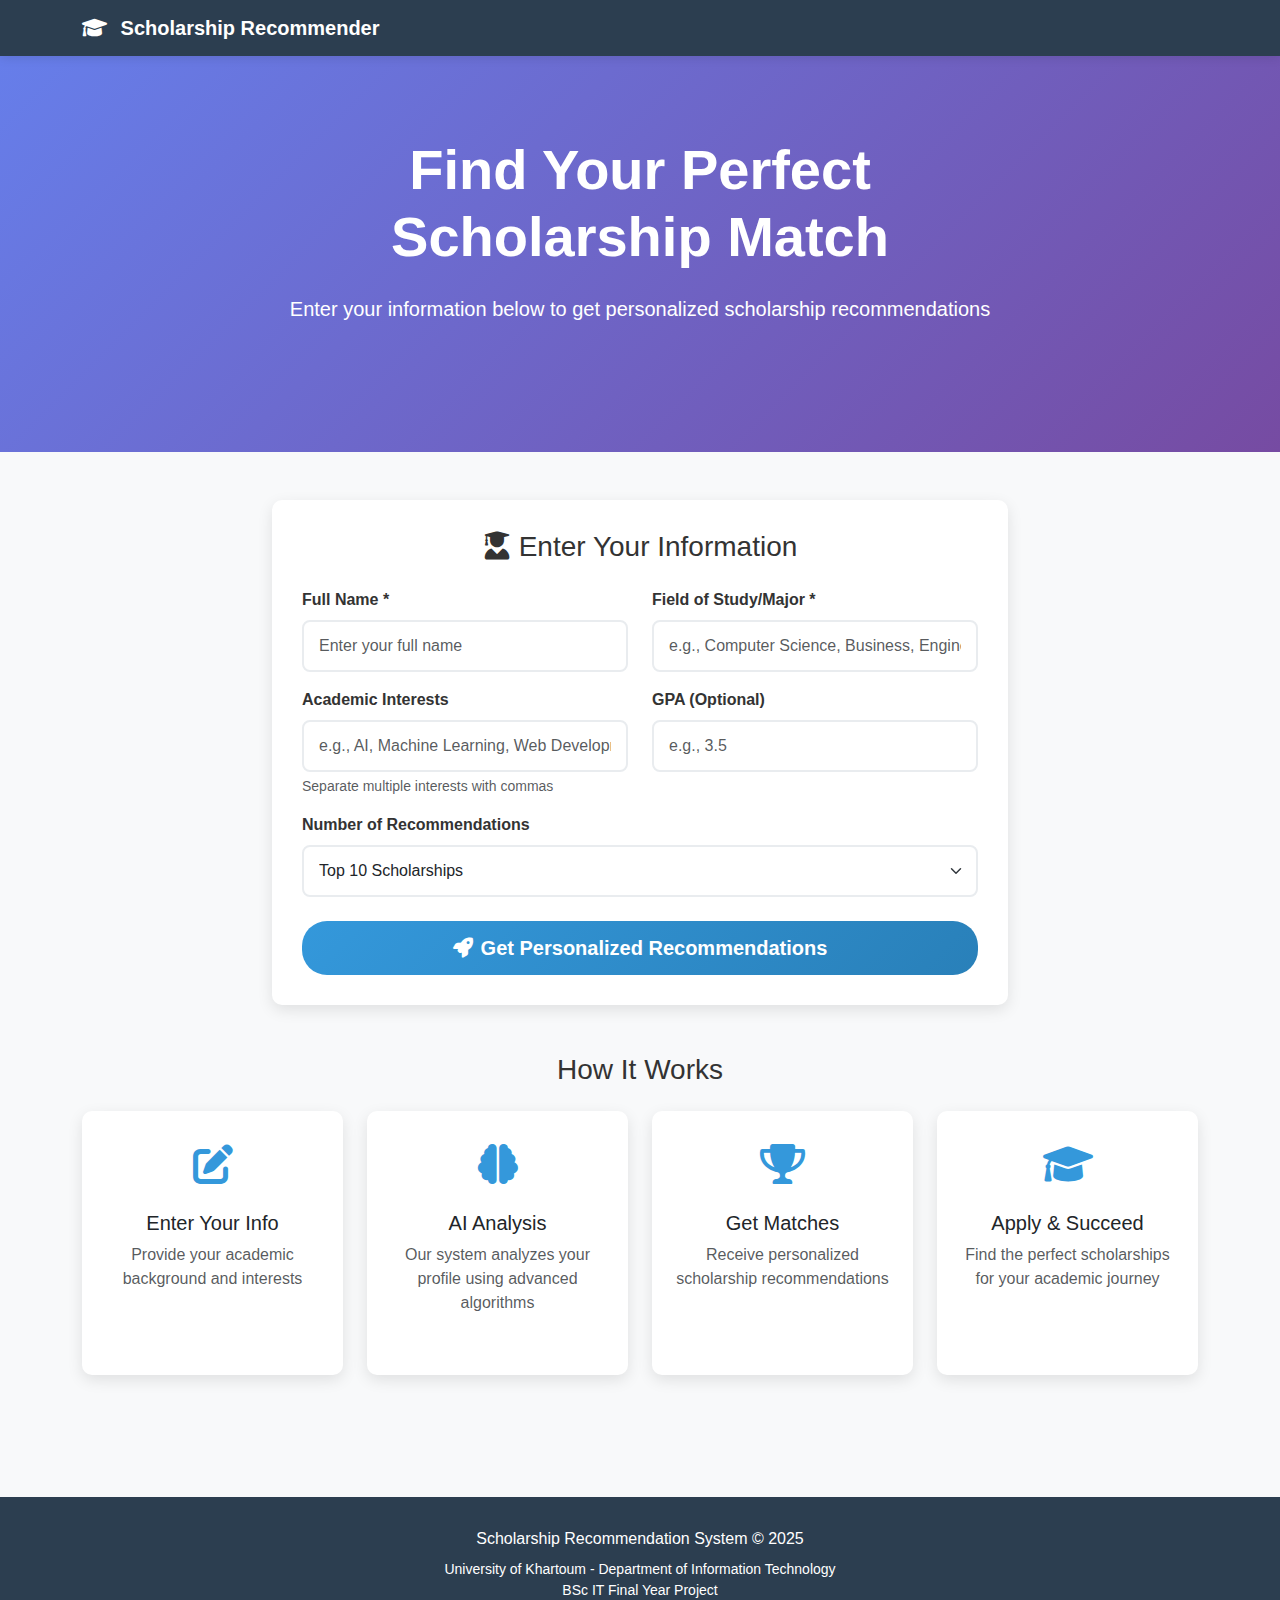
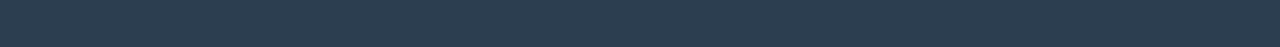
<file: web_app/templates/index.html>
<!DOCTYPE html>
<html lang="en">
<head>
    <meta charset="UTF-8">
    <meta name="viewport" content="width=device-width, initial-scale=1.0">
    <title>Scholarship Recommendation System</title>
    <link href="https://cdn.jsdelivr.net/npm/bootstrap@5.1.3/dist/css/bootstrap.min.css" rel="stylesheet">
    <link href="https://cdnjs.cloudflare.com/ajax/libs/font-awesome/6.0.0/css/all.min.css" rel="stylesheet">
    <style>
        :root {
            --primary: #2c3e50;
            --secondary: #3498db;
            --accent: #e74c3c;
            --light: #ecf0f1;
            --dark: #2c3e50;
        }
        
        body {
            font-family: 'Segoe UI', Tahoma, Geneva, Verdana, sans-serif;
            background-color: #f8f9fa;
            color: #333;
        }
        
        .navbar {
            background: linear-gradient(135deg, var(--primary), var(--dark));
            box-shadow: 0 2px 10px rgba(0,0,0,0.1);
        }
        
        .hero-section {
            background: linear-gradient(135deg, #667eea 0%, #764ba2 100%);
            color: white;
            padding: 80px 0;
            text-align: center;
        }
        
        .card {
            border: none;
            border-radius: 10px;
            box-shadow: 0 5px 15px rgba(0,0,0,0.1);
            transition: transform 0.3s ease;
            margin-bottom: 20px;
        }
        
        .card:hover {
            transform: translateY(-5px);
        }
        
        .form-container {
            background: white;
            border-radius: 10px;
            padding: 30px;
            box-shadow: 0 5px 15px rgba(0,0,0,0.1);
        }
        
        .btn-primary {
            background: linear-gradient(135deg, var(--secondary), #2980b9);
            border: none;
            padding: 12px 30px;
            border-radius: 25px;
            font-weight: 600;
        }
        
        .btn-primary:hover {
            transform: translateY(-2px);
            box-shadow: 0 5px 15px rgba(52, 152, 219, 0.4);
        }
        
        .feature-icon {
            font-size: 2.5rem;
            color: var(--secondary);
            margin-bottom: 1rem;
        }
        
        .stat-number {
            font-size: 2.5rem;
            font-weight: bold;
            color: var(--secondary);
        }
        
        .form-control, .form-select {
            border-radius: 8px;
            border: 2px solid #e9ecef;
            padding: 12px 15px;
            font-size: 1rem;
            transition: all 0.3s ease;
        }
        
        .form-control:focus, .form-select:focus {
            border-color: var(--secondary);
            box-shadow: 0 0 0 0.2rem rgba(52, 152, 219, 0.25);
        }
        
        footer {
            background: var(--dark);
            color: white;
            padding: 30px 0;
            margin-top: 50px;
        }
    </style>
</head>
<body>
    <!-- Navigation -->
    <nav class="navbar navbar-expand-lg navbar-dark">
        <div class="container">
            <a class="navbar-brand fw-bold" href="#">
                <i class="fas fa-graduation-cap me-2"></i>
                Scholarship Recommender
            </a>
        </div>
    </nav>

    <!-- Hero Section -->
    <section class="hero-section">
        <div class="container">
            <div class="row justify-content-center">
                <div class="col-lg-8">
                    <h1 class="display-4 fw-bold mb-4">Find Your Perfect Scholarship Match</h1>
                    <p class="lead mb-5">Enter your information below to get personalized scholarship recommendations</p>
                </div>
            </div>
        </div>
    </section>

    <!-- Main Content -->
    <section class="py-5">
        <div class="container">
            <div class="row justify-content-center">
                <div class="col-lg-8">
                    <div class="form-container">
                        <h3 class="mb-4 text-center"><i class="fas fa-user-graduate me-2"></i>Enter Your Information</h3>
                        
                        <form method="POST" action="/recommend">
                            <div class="row">
                                <div class="col-md-6 mb-3">
                                    <label class="form-label fw-semibold">Full Name *</label>
                                    <input type="text" class="form-control" name="student_name" 
                                           placeholder="Enter your full name" required>
                                </div>
                                
                                <div class="col-md-6 mb-3">
                                    <label class="form-label fw-semibold">Field of Study/Major *</label>
                                    <input type="text" class="form-control" name="student_major" 
                                           placeholder="e.g., Computer Science, Business, Engineering" required>
                                </div>
                            </div>
                            
                            <div class="row">
                                <div class="col-md-6 mb-3">
                                    <label class="form-label fw-semibold">Academic Interests</label>
                                    <input type="text" class="form-control" name="student_interests" 
                                           placeholder="e.g., AI, Machine Learning, Web Development">
                                    <div class="form-text">Separate multiple interests with commas</div>
                                </div>
                                
                                <div class="col-md-6 mb-3">
                                    <label class="form-label fw-semibold">GPA (Optional)</label>
                                    <input type="number" class="form-control" name="student_gpa" 
                                           min="0" max="4.0" step="0.1" placeholder="e.g., 3.5">
                                </div>
                            </div>
                            
                            <div class="mb-4">
                                <label class="form-label fw-semibold">Number of Recommendations</label>
                                <select class="form-select" name="top_n">
                                    <option value="5">Top 5 Scholarships</option>
                                    <option value="10" selected>Top 10 Scholarships</option>
                                    <option value="15">Top 15 Scholarships</option>
                                </select>
                            </div>
                            
                            <button type="submit" class="btn btn-primary btn-lg w-100">
                                <i class="fas fa-rocket me-2"></i>Get Personalized Recommendations
                            </button>
                        </form>
                    </div>
                </div>
            </div>

            <!-- Features -->
            <div class="row mt-5">
                <div class="col-12">
                    <h3 class="text-center mb-4">How It Works</h3>
                </div>
                
                <div class="col-md-3 mb-4">
                    <div class="card text-center p-4 h-100">
                        <div class="feature-icon">
                            <i class="fas fa-edit"></i>
                        </div>
                        <h5>Enter Your Info</h5>
                        <p class="text-muted">Provide your academic background and interests</p>
                    </div>
                </div>
                
                <div class="col-md-3 mb-4">
                    <div class="card text-center p-4 h-100">
                        <div class="feature-icon">
                            <i class="fas fa-brain"></i>
                        </div>
                        <h5>AI Analysis</h5>
                        <p class="text-muted">Our system analyzes your profile using advanced algorithms</p>
                    </div>
                </div>
                
                <div class="col-md-3 mb-4">
                    <div class="card text-center p-4 h-100">
                        <div class="feature-icon">
                            <i class="fas fa-trophy"></i>
                        </div>
                        <h5>Get Matches</h5>
                        <p class="text-muted">Receive personalized scholarship recommendations</p>
                    </div>
                </div>
                
                <div class="col-md-3 mb-4">
                    <div class="card text-center p-4 h-100">
                        <div class="feature-icon">
                            <i class="fas fa-graduation-cap"></i>
                        </div>
                        <h5>Apply & Succeed</h5>
                        <p class="text-muted">Find the perfect scholarships for your academic journey</p>
                    </div>
                </div>
            </div>
        </div>
    </section>

    <!-- Footer -->
    <footer>
        <div class="container text-center">
            <p class="mb-2">Scholarship Recommendation System &copy; 2025</p>
            <p class="small mb-0">University of Khartoum - Department of Information Technology</p>
            <p class="small">BSc IT Final Year Project</p>
        </div>
    </footer>

    <script>
        document.addEventListener('DOMContentLoaded', function() {
            const form = document.querySelector('form');
            const submitBtn = form.querySelector('button[type="submit"]');
            
            form.addEventListener('submit', function() {
                submitBtn.innerHTML = '<i class="fas fa-spinner fa-spin me-2"></i>Analyzing Your Profile...';
                submitBtn.disabled = true;
            });
        });
    </script>
</body>
</html>
</file>
